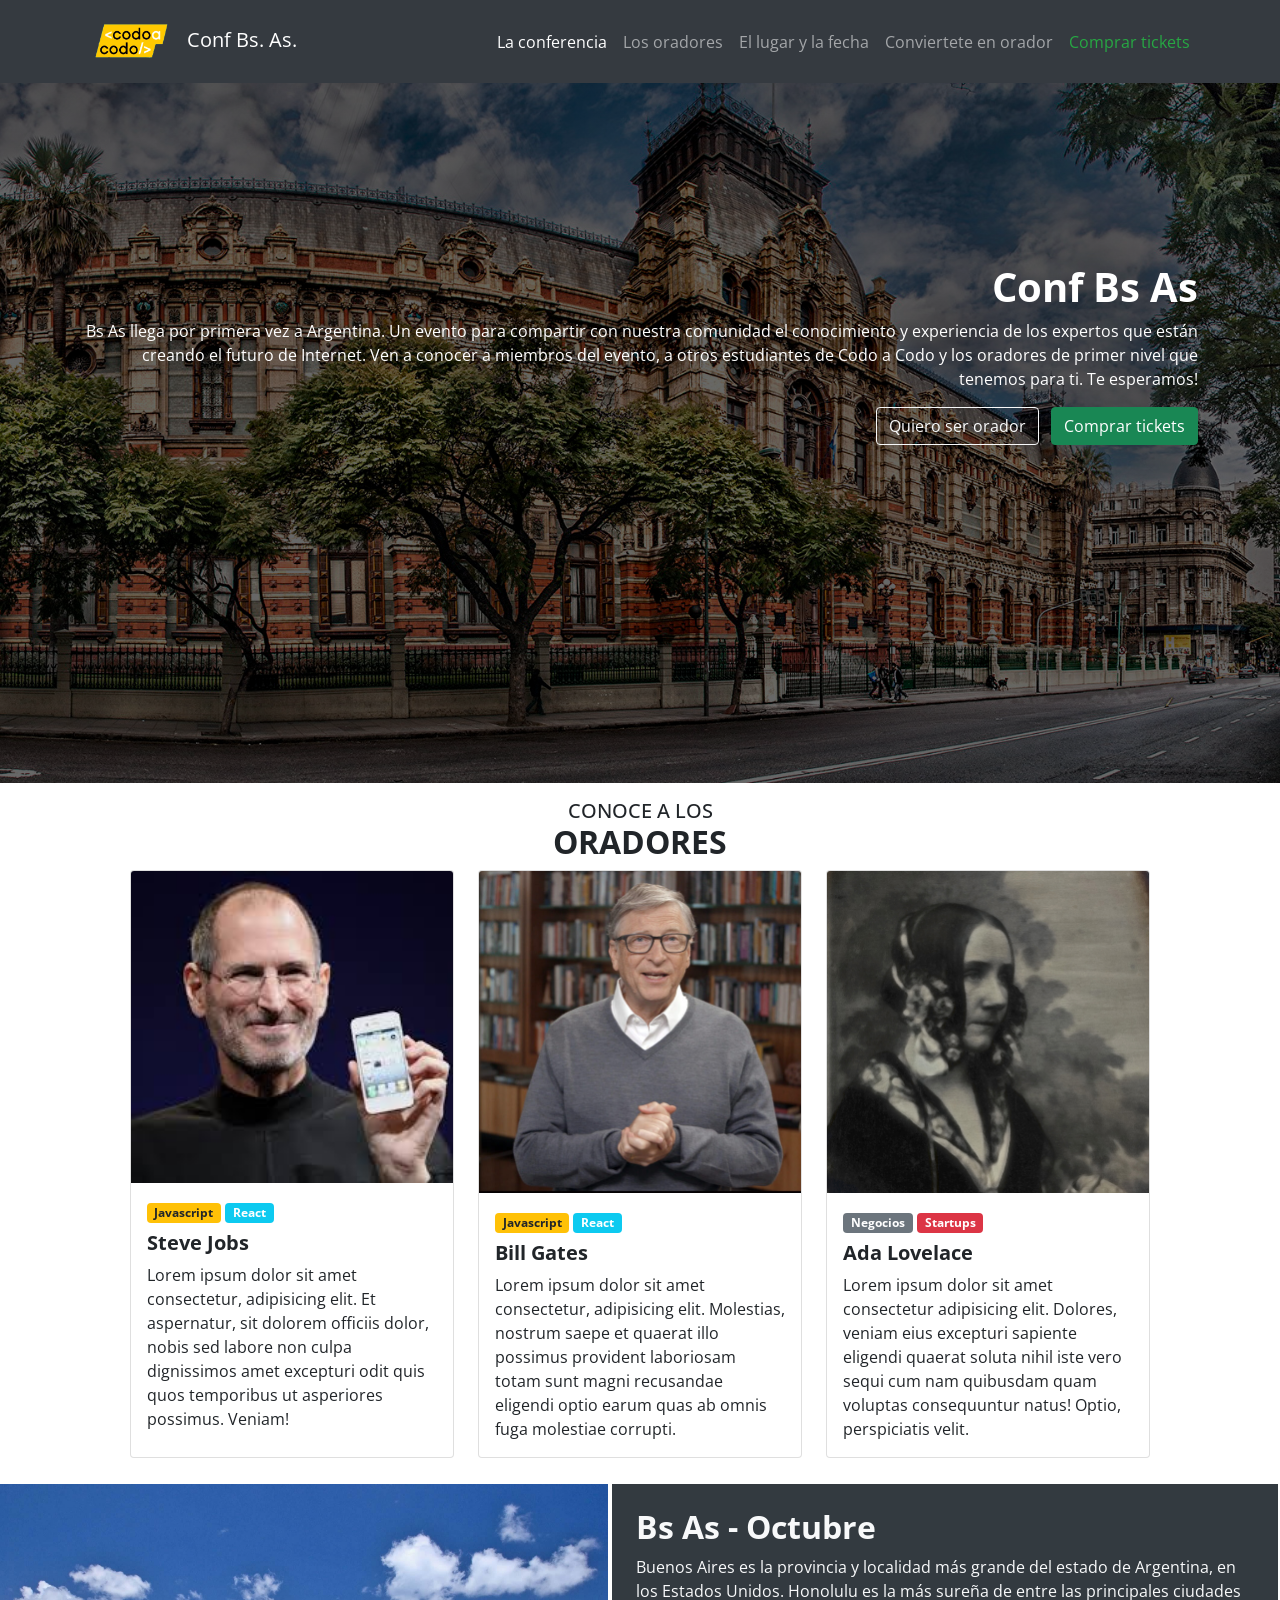
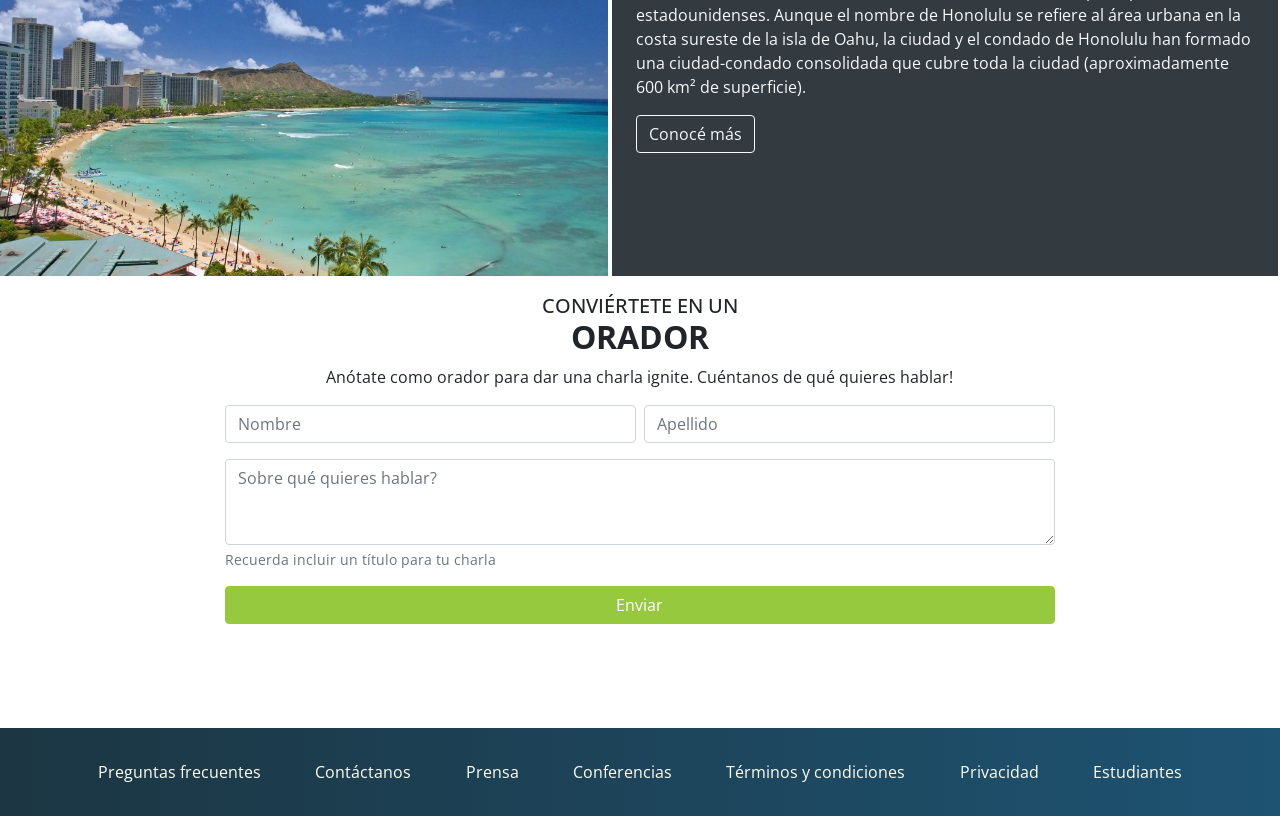
<file: index.html>
<!DOCTYPE html> 
<html lang="es">
    <head>
        <meta charset="UTF-8">
        <meta name="viewport" content="width=device-width, initial-scale=1.0">
        <title>Proyecto integrador Front | Agustin Torres</title>
        <link rel="shortcut icon" href="./favicon.ico">
        <link rel="stylesheet" href="./css/bootstrap.min.css">
        <link rel="stylesheet" href="./css/estilos_bs.css">
    </head>
    <body>
        <header>
            <nav class="navbar navbar-expand-lg navbar-dark fondoNav">
                <div class="container">
                    <a class="navbar-brand" href="#">
                        <img src="./assets/img/codoacodo.png" alt="logo de codo a codo 4.0" width="100px" loading="lazy">
                        Conf Bs. As.
                    </a>
                    <button class="navbar-toggler" type="button" data-bs-toggle="collapse" data-bs-target="#navbarSupportedContent" aria-controls="navbarSupportedContent" aria-expanded="false" aria-label="Toggle navigation">
                        <span class="navbar-toggler-icon"></span>
                    </button>
                    <div class="collapse navbar-collapse" id="navbarSupportedContent">
                        <ul class="navbar-nav me-auto mb-2 mb-lg-0 w-100 justify-content-end ">
                            <li class="nav-item">
                                <a class="nav-link active" aria-current="page" href="#conferencia">La conferencia</a>
                            </li>
                            <li class="nav-item">
                                <a class="nav-link" href="#oradores">Los oradores</a>
                            </li>
                            <li class="nav-item">
                                <a class="nav-link" href="#lugarFecha">El lugar y la fecha</a>
                            </li>
                            <li class="nav-item">
                                <a class="nav-link" href="#formularioOrador">Conviertete en orador</a>
                            </li>
                            <li class="nav-item">
                                <a class="nav-link colorVerde" href="./pages/comprar_tickets.html">Comprar tickets</a>
                            </li>
                        </ul>
                    </div>
                </div>
            </nav>
        </header> 
        <main>
            <section class="col img-header text-end mb-3" id="conferencia">
                <div class="container col">
                    <h1 class="fw-bold">Conf Bs As</h1>
                    <div class="row">
                        <div class="col">
                            <p>Bs As llega por primera vez a Argentina. Un evento para compartir con nuestra comunidad el conocimiento y experiencia de los expertos que están creando el futuro de Internet. Ven a conocer a miembros del evento, a otros estudiantes de Codo a Codo y los oradores de primer nivel que tenemos para ti. Te esperamos!</p>
                        </div> 
                    </div>                               
                    <div class="row justify-content-end gap-3">
                        <p>
                            <a class="btn btn-outline-light mb-3" href="#formularioOrador">Quiero ser orador</a>
                            <a class="btn btn-success ms-2 mb-3" href="./pages/comprar_tickets.html">Comprar tickets</a>
                        </p>
                    </div>
                </div>
            </section>
            <section class="container mb-4" id="oradores">
                <h2 class="text-center fs-5">CONOCE A LOS <span class="fw-bold">ORADORES</span></h2>
                <div class="row justify-content-center">
                    <div class="col-md-11">
                        <div class="row row-cols-1 row-cols-md-3 g-4">
                            <div class="col">
                                <div class="card h-100">
                                    <img src="./assets/img/steve.jpg" class="card-img-top" alt="Imagen de Steve" loading="lazy">
                                    <div class="card-body">
                                        <div class="mb-2">
                                            <span class="badge bg-warning text-dark ">Javascript</span>
                                            <span class="badge bg-info">React</span>
                                        </div>
                                        <h5 class="card-title fw-bold">Steve Jobs</h5>
                                        <p class="card-text">Lorem ipsum dolor sit amet consectetur, adipisicing elit. Et aspernatur, sit dolorem officiis dolor, nobis sed labore non culpa dignissimos amet excepturi odit quis quos temporibus ut asperiores possimus. Veniam!</p>
                                    </div>
                                </div>
                            </div>
                            <div class="col">
                                <div class="card h-100">
                                    <img src="./assets/img/bill.jpg" class="card-img-top" alt="Imagen de Bill Gates" loading="lazy">
                                    <div class="card-body">
                                        <div class="mb-2">
                                            <span class="badge bg-warning text-dark fw-bold">Javascript</span>
                                            <span class="badge bg-info fw-bold">React</span>
                                        </div>
                                        <h5 class="card-title fw-bold">Bill Gates</h5>
                                        <p class="card-text">Lorem ipsum dolor sit amet consectetur, adipisicing elit. Molestias, nostrum saepe et quaerat illo possimus provident laboriosam totam sunt magni recusandae eligendi optio earum quas ab omnis fuga molestiae corrupti.</p>
                                    </div>
                                </div>
                            </div>
                            <div class="col">
                                <div class="card h-100">
                                    <img src="./assets/img/ada.jpeg" class="card-img-top" alt="Imagen de Ada Lovelace" loading="lazy">
                                    <div class="card-body">
                                        <div class="mb-2">
                                            <span class="badge bg-secondary fw-bold">Negocios</span>
                                            <span class="badge bg-danger fw-bold">Startups</span>
                                        </div>
                                        <h5 class="card-title fw-bold">Ada Lovelace</h5>
                                        <p class="card-text">Lorem ipsum dolor sit amet consectetur adipisicing elit. Dolores, veniam eius excepturi sapiente eligendi quaerat soluta nihil iste vero sequi cum nam quibusdam quam voluptas consequuntur natus! Optio, perspiciatis velit.</p>
                                    </div>
                                </div>
                            </div>
                        </div>
                    </div>
                </div>
            </section>
            <section class="mb-3" id="lugarFecha">
                <div class="row me-0">
                    <div class="col-md border border-white border-2 p-0">
                        <img src="./assets/img/honolulu.jpg" alt="Honolulu" loading="lazy" class="img-fluid">
                    </div>
                    <div class="col-md text-light p-4 border border-white border-2">
                        <h2 class="fw-bold">Bs As - Octubre</h2>
                        <p>Buenos Aires es la provincia y localidad más grande del estado de Argentina, en los Estados Unidos. Honolulu es la más sureña de entre las principales ciudades estadounidenses. Aunque el nombre de Honolulu se refiere al área urbana en la costa sureste de la isla de Oahu, la ciudad y el condado de Honolulu han formado una ciudad-condado consolidada que cubre toda la ciudad (aproximadamente 600 km² de superficie).</p>
                        <a class="btn btn-outline-light" href="./pages/404.html">Conocé más</a>
                    </div>
                </div>
            </section>
            <section id="formularioOrador">
                <div class="container-fluid text-center col-lg-8 mb-5 pb-5 ">
                    <h2 class="text-center fs-5">CONVIÉRTETE EN UN <span class="fw-bold">ORADOR</span></h2>
                    <p class="text-center">Anótate como orador para dar una charla ignite. Cuéntanos de qué quieres hablar!</p>
                    <div class="row g-2">
                        <div class="col-md mb-3">
                            <input type="text" class="form-control" id="InputNombre" placeholder="Nombre">
                        </div>
                        <div class="col-md mb-3">
                            <input type="text" class="form-control" id="inputApellido" placeholder="Apellido">
                        </div>
                    </div>
                    <div class="mb-3">
                        <textarea class="form-control" id="exampleFormControlTextarea1" rows="3" placeholder="Sobre qué quieres hablar?"></textarea>
                        <p class="form-text text-start p-0">Recuerda incluir un título para tu charla</p>
                    </div>
                    <div class="col-md mt-2 mb-2">
                        <button type="button" class="btn botonFormulario w-100">Enviar</button>
                    </div>
                </div>
            </section>
        </main>
        <footer class="footer">
            <div class="container">
                <ul class="nav justify-content-center justify-content-lg-between align-items-center">
                    <li class="nav-item">
                        <a class="nav-link" href="./pages/404.html">Preguntas <span>frecuentes</span></a>
                    </li>
                    <li class="nav-item">
                        <a class="nav-link" href="./pages/404.html">Contáctanos</a>
                    </li>
                    <li class="nav-item">
                        <a class="nav-link" href="./pages/404.html">Prensa</a>
                    </li>
                    <li class="nav-item">
                        <a class="nav-link" href="./pages/404.html">Conferencias</a>
                    </li>
                    <li class="nav-item">
                        <a class="nav-link" href="./pages/404.html">Términos y <span>condiciones</span></a>
                    </li>
                    <li class="nav-item">
                        <a class="nav-link" href="./pages/404.html">Privacidad</a>
                    </li>
                    <li class="nav-item">
                        <a class="nav-link" href="./pages/404.html">Estudiantes</a>
                    </li>
                </ul>
            </div>
        </footer>
        <script src="./js/bootstrap.bundle.min.js"></script>
    </body>
</html>
</file>
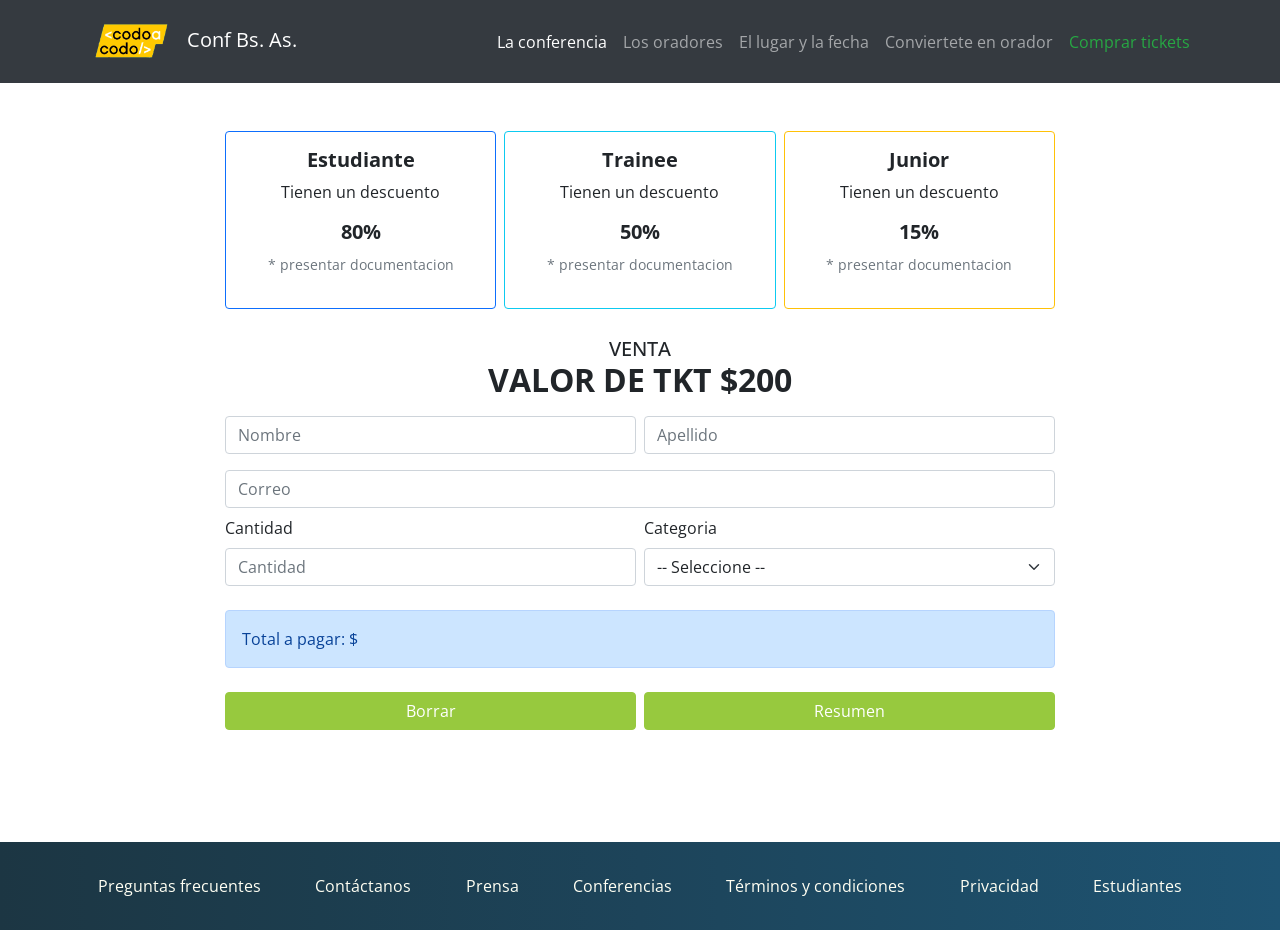
<file: pages/comprar_tickets.html>
<!DOCTYPE html> 
<html lang="es">
    <head>
        <meta charset="UTF-8">
        <meta name="viewport" content="width=device-width, initial-scale=1.0">
        <title>Proyecto integrador Front | Agustin Torres</title>
        <link rel="shortcut icon" href="../favicon.ico">
        <link rel="stylesheet" href="../css/bootstrap.min.css">
        <link rel="stylesheet" href="../css/estilos_bs.css">
    </head>
    <body>
        <header>
            <nav class="navbar navbar-expand-lg navbar-dark fondoNav">
                <div class="container">
                    <a class="navbar-brand" href="#">
                        <img src="../assets/img/codoacodo.png" alt="logo de codo a codo 4.0" width="100px" loading="lazy">
                        Conf Bs. As.
                    </a>
                    <button class="navbar-toggler" type="button" data-bs-toggle="collapse" data-bs-target="#navbarSupportedContent" aria-controls="navbarSupportedContent" aria-expanded="false" aria-label="Toggle navigation">
                        <span class="navbar-toggler-icon"></span>
                    </button>
                    <div class="collapse navbar-collapse" id="navbarSupportedContent">
                        <ul class="navbar-nav me-auto mb-2 mb-lg-0 w-100 justify-content-end">
                            <li class="nav-item">
                                <a class="nav-link active" aria-current="page" href="../index.html#conferencia">La conferencia</a>
                            </li>
                            <li class="nav-item">
                                <a class="nav-link" href="../index.html#oradores">Los oradores</a>
                            </li>
                            <li class="nav-item">
                                <a class="nav-link" href="../index.html#lugarFecha">El lugar y la fecha</a>
                            </li>
                            <li class="nav-item">
                                <a class="nav-link" href="../index.html#formularioOrador">Conviertete en orador</a>
                            </li>
                            <li class="nav-item">
                                <a class="nav-link colorVerde" href="#">Comprar tickets</a>
                            </li>
                        </ul>
                    </div>
                </div>
            </nav>
        </header>
        <div class="container-fluid text-center col-lg-8 mt-5 pb-4">
            <div class="row row-cols-1 row-cols-md-2 row-cols-lg-3 g-2">
                <div class="col">
                    <div class="card border-primary"> 
                        <div class="card-body text-primary text-center text-dark">
                            <h5 class="card-title fw-bold">Estudiante</h5>
                            <p class="card-text">Tienen un descuento</p>
                            <h5 class="card-title fw-bold">80%</h5>
                            <p><small class="card-text text-secondary">* presentar documentacion</small></p>
                        </div>
                     </div>
                </div>
                <div class="col">
                    <div class="card border-info">
                        <div class="card-body text-primary text-center text-dark">
                            <h5 class="card-title fw-bold">Trainee</h5>
                            <p class="card-text">Tienen un descuento</p>
                            <h5 class="card-title fw-bold">50%</h5>
                            <p><small class="card-text text-secondary">* presentar documentacion</small></p>
                        </div>
                    </div>
                </div>
                <div class="col">
                    <div class="card border-warning">
                        <div class="card-body text-primary text-center text-dark">
                            <h5 class="card-title fw-bold">Junior</h5>
                            <p class="card-text">Tienen un descuento</p>
                            <h5 class="card-title fw-bold">15%</h5>
                            <p><small class="card-text text-secondary">* presentar documentacion</small></p>
                        </div>
                    </div>
                </div>
            </div>
        </div>
        <div class="container-fluid col-lg-8 mt-1 mb-5 pb-5 ">
            <div class="tituloTkts">
                <h2 class="text-center fs-5">VENTA <span class="fw-bold">VALOR DE TKT $200</span></h2>
            </div>
            <div class="row g-2 mt-3 mb-3">
                <div class="col-md m-0">
                    <input type="text" class="form-control" placeholder="Nombre" id="nombre" required>
                    <div class="invalid-feedback" id="errorNombre">
                        <p>Ingrese su nombre</p>
                    </div>
                </div>
                <div class="col-md m-0">
                    <input type="text" class="form-control" placeholder="Apellido" id="apellido" required>
                    <div class="invalid-feedback" id="errorApellido">
                        <p>Ingrese su apellido</p>
                    </div>
                </div>
            </div>
            <div class="m-0 mb-3">
                <input type="email" class="form-control" rows="3" placeholder="Correo" id="mail">
                <div class="invalid-feedback" id="errorMail">
                    <p>Ingrese un e-mail y valido</p>
                </div>
            </div>
            <div class="row g-2 mb-2">
                <div class="col-md m-0 mb-3">
                    <label class="form-label d-block text-start">Cantidad</label>
                    <input type="number" class="form-control" placeholder="Cantidad" id="cantidadTkts" required>
                    <div class="invalid-feedback" id="errorCantTkts">
                        <p>Ingrese cantidad de tickets</p>
                    </div>
                </div>
                <div class="col-md m-0 mb-3">
                    <label class="form-label d-block text-start">Categoria</label>
                    <select class="form-select" id="categoria">
                        <option value="" selected>-- Seleccione --</option>
                        <option value="0">Sin Categoria</option>
                        <option value="1">Estudiante</option>
                        <option value="2">Trainee</option>
                        <option value="3">Junior</option>
                    </select>
                    <div class="invalid-feedback" id="errorCategoria">
                        <p>Ingrese una categoria</p>
                    </div>
                </div>
            </div>
            <div class="alert alert-primary mt-2 mb-4 text-start precio" role="alert">
                Total a pagar: $ <span id="totalPago" class="text-start"></span>
            </div>
            <div class="row g-2">
                <div class="col-md mt-2 mb-2">
                    <button type="reset" class="btn botonFormulario w-100" id="botonBorrar">Borrar</button>
                </div>
                <div class="col-md mt-2 mb-3">
                    <button type="button" class="btn botonFormulario w-100" id="botonResumen">Resumen</button>
                </div>
            </div>
        </div>
        <footer class="footer fixed-bottom">
            <div class="container">
                <ul class="nav justify-content-center justify-content-lg-between align-items-center">
                    <li class="nav-item">
                        <a class="nav-link" href="./404.html">Preguntas <span>frecuentes</span></a>
                    </li>
                    <li class="nav-item">
                        <a class="nav-link" href="./404.html">Contáctanos</a>
                    </li>
                    <li class="nav-item">
                        <a class="nav-link" href="./404.html">Prensa</a>
                    </li>
                    <li class="nav-item">
                        <a class="nav-link" href="./404.html">Conferencias</a>
                    </li>
                    <li class="nav-item">
                        <a class="nav-link" href="./404.html">Términos y <span>condiciones</span></a>
                    </li>
                    <li class="nav-item">
                        <a class="nav-link" href="./404.html">Privacidad</a>
                    </li>
                    <li class="nav-item">
                        <a class="nav-link" href="./404.html">Estudiantes</a>
                    </li>
                </ul>
            </div>
        </footer>
        <script src="../js/bootstrap.bundle.min.js"></script>
        <script src="../js/script.js"></script>
    </body>
</html>
</file>
<file: css/estilos_bs.css>
@import url('https://fonts.googleapis.com/css2?family=Nunito:wght@300;400;600;700&family=Open+Sans:wght@300;400;600&display=swap');
body{
    font-family: 'Open Sans', sans-serif;
}
/* HEADER */
.navbar-dark .navbar-nav .nav-link.colorVerde{
    color: #27A843;;
}
.navbar-nav{
    align-items: center;
}
.fondoNav{
    background-color: #353A40;
}
.img-header{
    height: 700px;
    background-image: linear-gradient(to right, #00000097,#00000097), url("../assets/img/ba1.jpg");
    background-size: cover;
    background-repeat: no-repeat;
    background-position: center;
    background-attachment: fixed;
    padding-top: 180px;
    color: white;        
}
/* TITULOS */
.tituloTkts h2 span{
    display: block;
    font-size: 2.0rem;
}
#oradores h2 span{
    display: block;
    font-size: 2.0rem;
}
#formularioOrador h2 span{
    display: block;
    font-size: 2.0rem;
}
/*LF*/
#lugarFecha{
    background-color: #333A40;
}
/* FORMULARIOS*/
.mostrarError{
    display: block;
}
.botonFormulario{
    color: #fff;
    background-color: #97C93E;
    border-color: #97C93E;
}
.botonFormulario:hover {
    color: #fff;
    background-color: #7aa332;
    border-color: #7aa332;
  }
.precio{
    background-color:#CCE5FF;
}
/* FOOTER */
.footer{
    background-image: linear-gradient(to right, #1c3643, #1c3d4e, #1d445a, #1d4c66, #1e5372);
    padding: 1.5rem;
}
.footer .nav-link{
    color: #FFFFF3;
}
@media (max-width: 1910px) {
    .fixed-bottom {
      position: static !important;
    }
}
</file>
